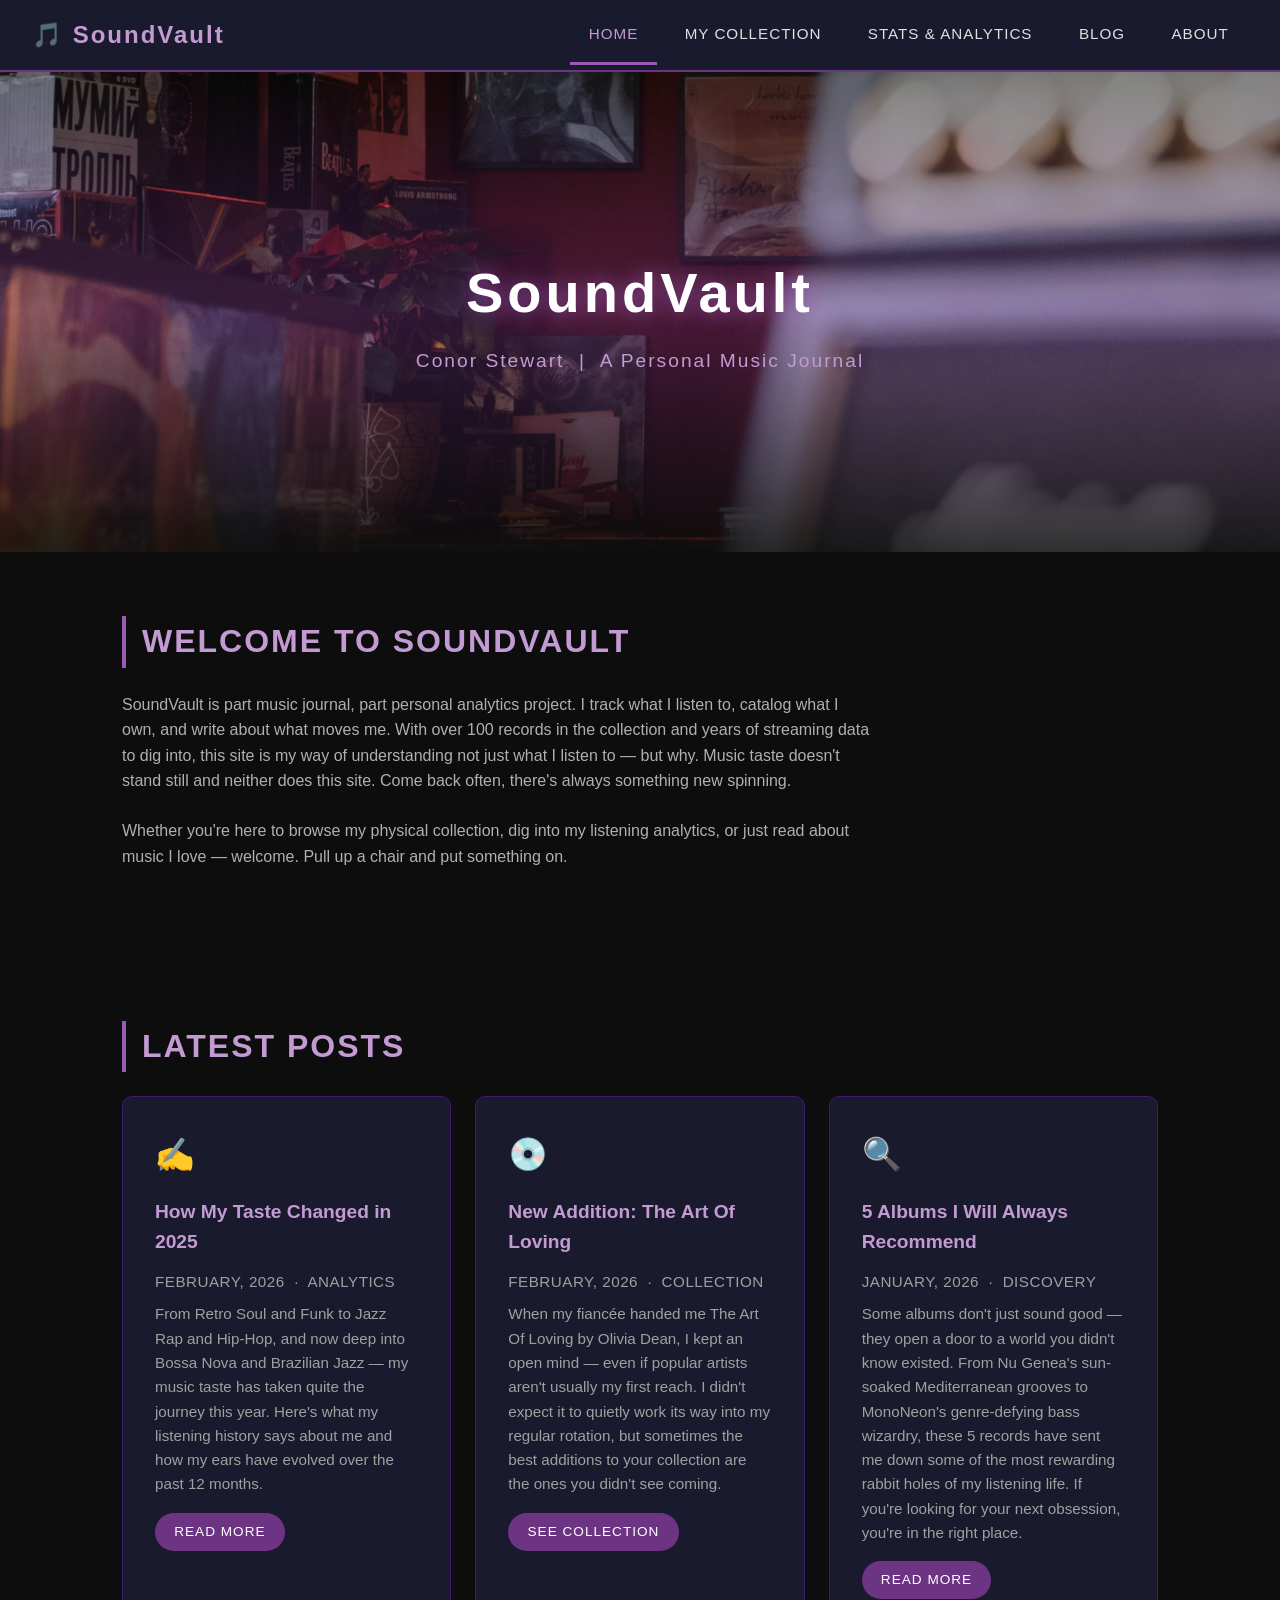
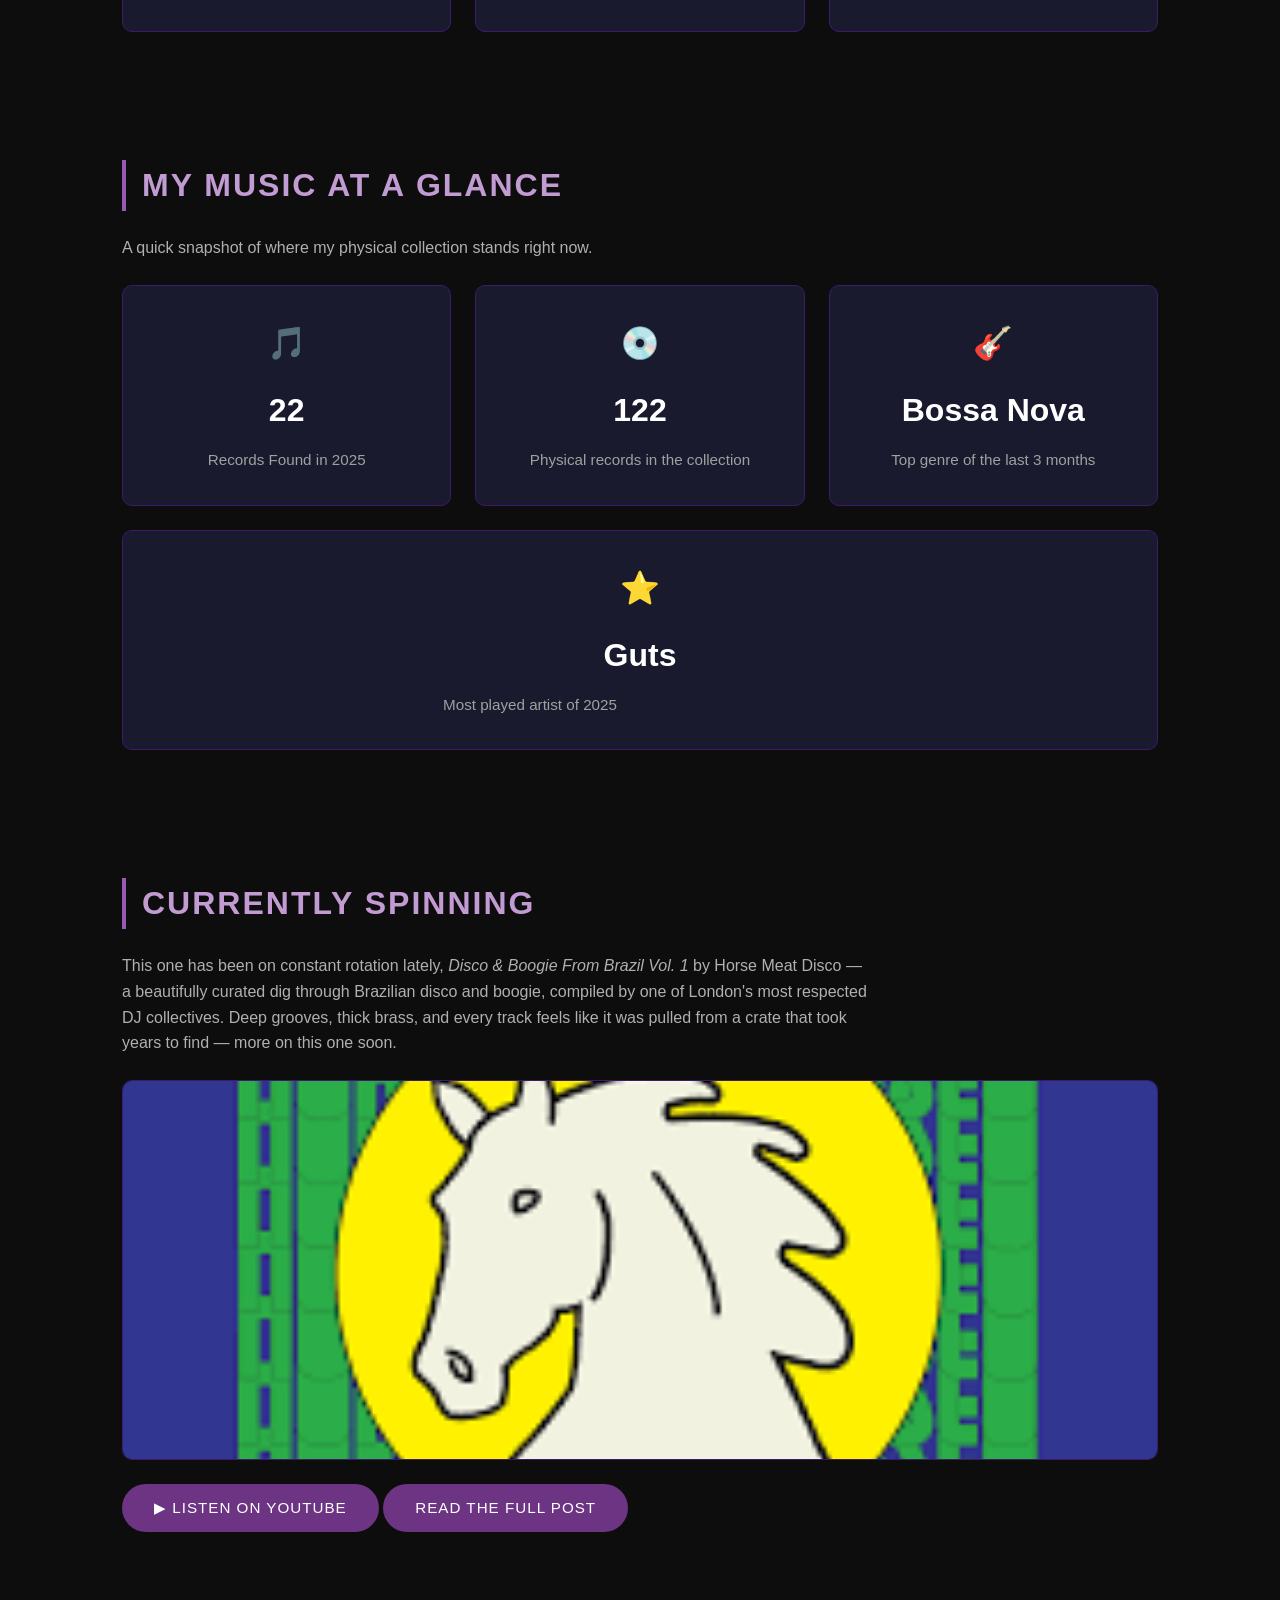
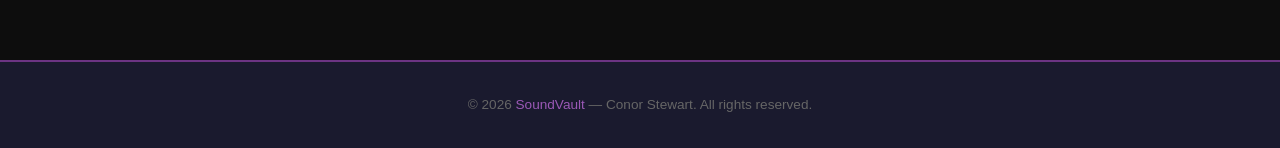
<file: soundvault/index.html>
<!DOCTYPE html>
<html lang="en">
<head>
  <meta charset="UTF-8" />
  <meta name="viewport" content="width=device-width, initial-scale=1.0"/>
  <title>SoundVault | Conor Stewart's Music Journal</title>
  <link rel="stylesheet" href="styles.css" />
</head>
<body>

  <!-- ===== NAVIGATION ===== -->
  <nav>
    <div class="logo">🎵 SoundVault</div>
    <ul>
      <li><a href="index.html" class="active">Home</a></li>
      <li><a href="collection.html">My Collection</a></li>
      <li><a href="stats.html">Stats &amp; Analytics</a></li>
      <li><a href="blog.html">Blog</a></li>
      <li><a href="about.html">About</a></li>
    </ul>
  </nav>

  <!-- ===== BANNER ===== -->
  <!-- Replace images/banner-home.jpg with a royalty-free image of your choice -->
  <header class="banner" style="background-image: url('images/banner-home.jpg');">
    <div class="banner-content">
      <h1>SoundVault</h1>
      <p>Conor Stewart &nbsp;|&nbsp; A Personal Music Journal</p>
    </div>
  </header>

  <!-- ===== INTRO ===== -->
  <section>
    <h2>Welcome to SoundVault</h2>
    <p>
      SoundVault is part music journal, part personal analytics project. I track what I listen
      to, catalog what I own, and write about what moves me. With over 100 records in the collection
      and years of streaming data to dig into, this site is my way of understanding not just what I
      listen to — but why. Music taste doesn't stand still and neither does this site. Come back often,
      there's always something new spinning.
    </p>
    <p>
      Whether you're here to browse my physical collection, dig into my listening analytics,
      or just read about music I love — welcome. Pull up a chair and put something on.
    </p>
  </section>

  <!-- ===== LATEST BLOG POSTS ===== -->
  <section>
    <h2>Latest Posts</h2>
    <div class="card-grid">

      <div class="card">
        <div class="icon">✍️</div>
        <h3>How My Taste Changed in 2025</h3>
        <p class="card-meta">February, 2026 &nbsp;·&nbsp; Analytics</p>
        <p>
          From Retro Soul and Funk to Jazz Rap and Hip-Hop, and now deep into Bossa Nova and Brazilian Jazz — my music 
          taste has taken quite the journey this year. Here's what my listening history says about me and how my ears 
          have evolved over the past 12 months.        
        </p>
        <a href="blog.html" class="btn" style="padding: 0.5rem 1.2rem; font-size: 0.85rem;">Read More</a>
      </div>

      <div class="card">
        <div class="icon">💿</div>
        <h3>New Addition: The Art Of Loving</h3>
        <p class="card-meta">February, 2026 &nbsp;·&nbsp; Collection</p>
        <p>
          When my fiancée handed me The Art Of Loving by Olivia Dean, I kept an open mind — even if popular artists
          aren't usually my first reach. I didn't expect it to quietly work its way into my regular rotation, but 
          sometimes the best additions to your collection are the ones you didn't see coming.
        </p>
        <a href="collection.html" class="btn" style="padding: 0.5rem 1.2rem; font-size: 0.85rem;">See Collection</a>
      </div>

      <div class="card">
        <div class="icon">🔍</div>
        <h3>5 Albums I Will Always Recommend</h3>
        <p class="card-meta">January, 2026 &nbsp;·&nbsp; Discovery</p>
        <p>
          Some albums don't just sound good — they open a door to a world you didn't know existed. From Nu Genea's
          sun-soaked Mediterranean grooves to MonoNeon's genre-defying bass wizardry, these 5 records have sent me
          down some of the most rewarding rabbit holes of my listening life. If you're looking for your next
          obsession, you're in the right place.
        </p>
        <a href="blog.html" class="btn" style="padding: 0.5rem 1.2rem; font-size: 0.85rem;">Read More</a>
      </div>

    </div>
  </section>

  <!-- ===== SNAPSHOT SECTION ===== -->
  <section>
    <h2>My Music at a Glance</h2>
    <p>A quick snapshot of where my physical collection stands right now.</p>
    <div class="card-grid">

      <div class="card" style="text-align: center;">
        <div class="icon">🎵</div>
        <h3 style="font-size: 2rem; color: #fff;">22</h3>
        <p>Records Found in 2025</p>
      </div>

      <div class="card" style="text-align: center;">
        <div class="icon">💿</div>
        <h3 style="font-size: 2rem; color: #fff;">122</h3>
        <p>Physical records in the collection</p>
      </div>

      <div class="card" style="text-align: center;">
        <div class="icon">🎸</div>
        <h3 style="font-size: 2rem; color: #fff;">Bossa Nova</h3>
        <p>Top genre of the last 3 months</p>
      </div>

      <div class="card" style="text-align: center;">
        <div class="icon">⭐</div>
        <h3 style="font-size: 2rem; color: #fff;">Guts</h3>
        <p>Most played artist of 2025</p>
      </div>

    </div>
  </section>

  <!-- ===== FEATURED IMAGE ===== -->
<section>
    <h2>Currently Spinning</h2>
    <p>
      This one has been on constant rotation lately, <em>Disco & Boogie From Brazil Vol. 1</em> by Horse Meat Disco —
      a beautifully curated dig through Brazilian disco and boogie, compiled by one of London's most respected DJ collectives.
      Deep grooves, thick brass, and every track feels like it was pulled from a crate that took years to find — more on this one soon.
    </p>
    <!-- Replace images/featured-album.jpg with a royalty-free image -->
    <img src="images/featured-album.jpg" alt="Currently spinning - featured album"
         style="border-radius: 10px; border: 1px solid #3d1a6e; margin-top: 1rem; max-height: 380px; object-fit: cover; width: 100%;" />
    <a href="https://youtu.be/YGj1DvdE3qg?si=iG3iGL1gXX9DSuC3" target="_blank" class="btn" style="margin-top: 1.5rem;">▶ Listen on YouTube</a>
    <a href="blog.html" class="btn" style="margin-top: 1.5rem;">Read the Full Post</a>
  </section>

  <!-- ===== FOOTER ===== -->
  <footer>
    <p>&copy; 2026 <span>SoundVault</span> &mdash; Conor Stewart. All rights reserved.</p>
  </footer>

</body>
</html>
</file>
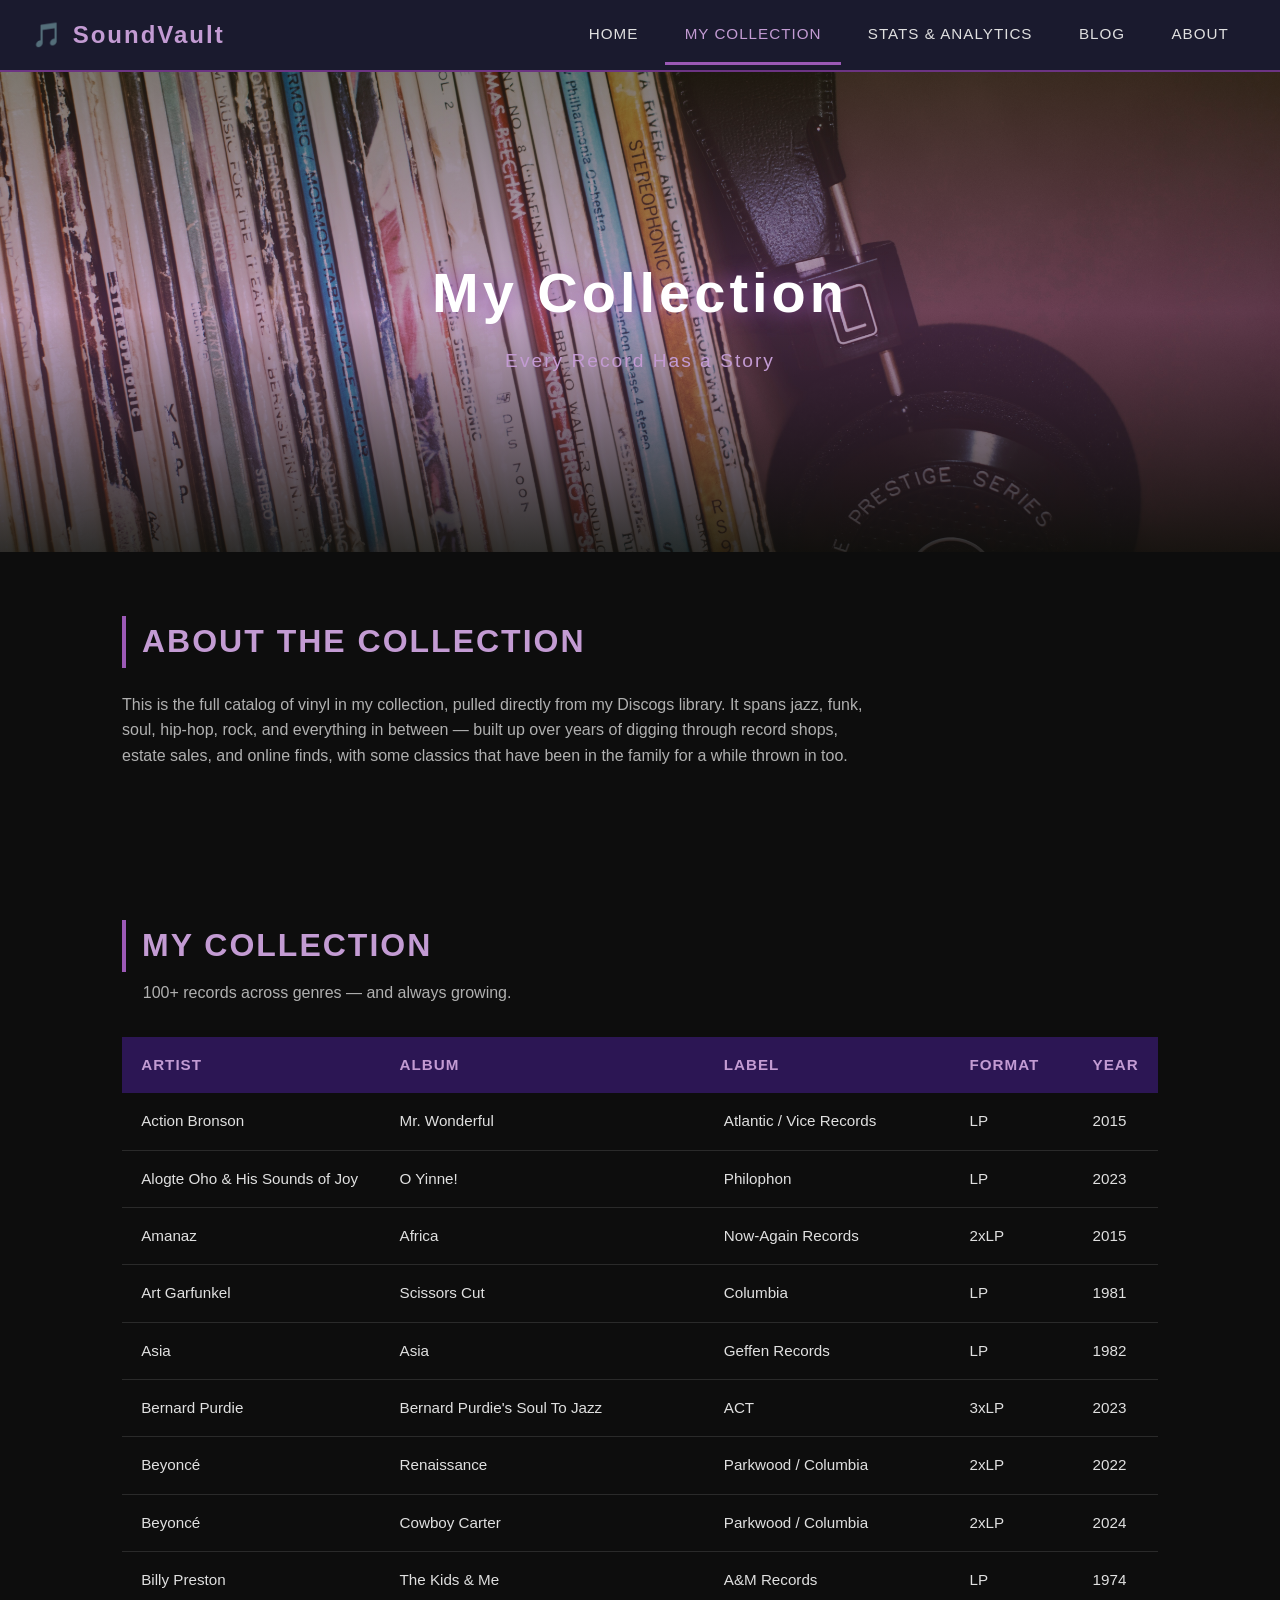
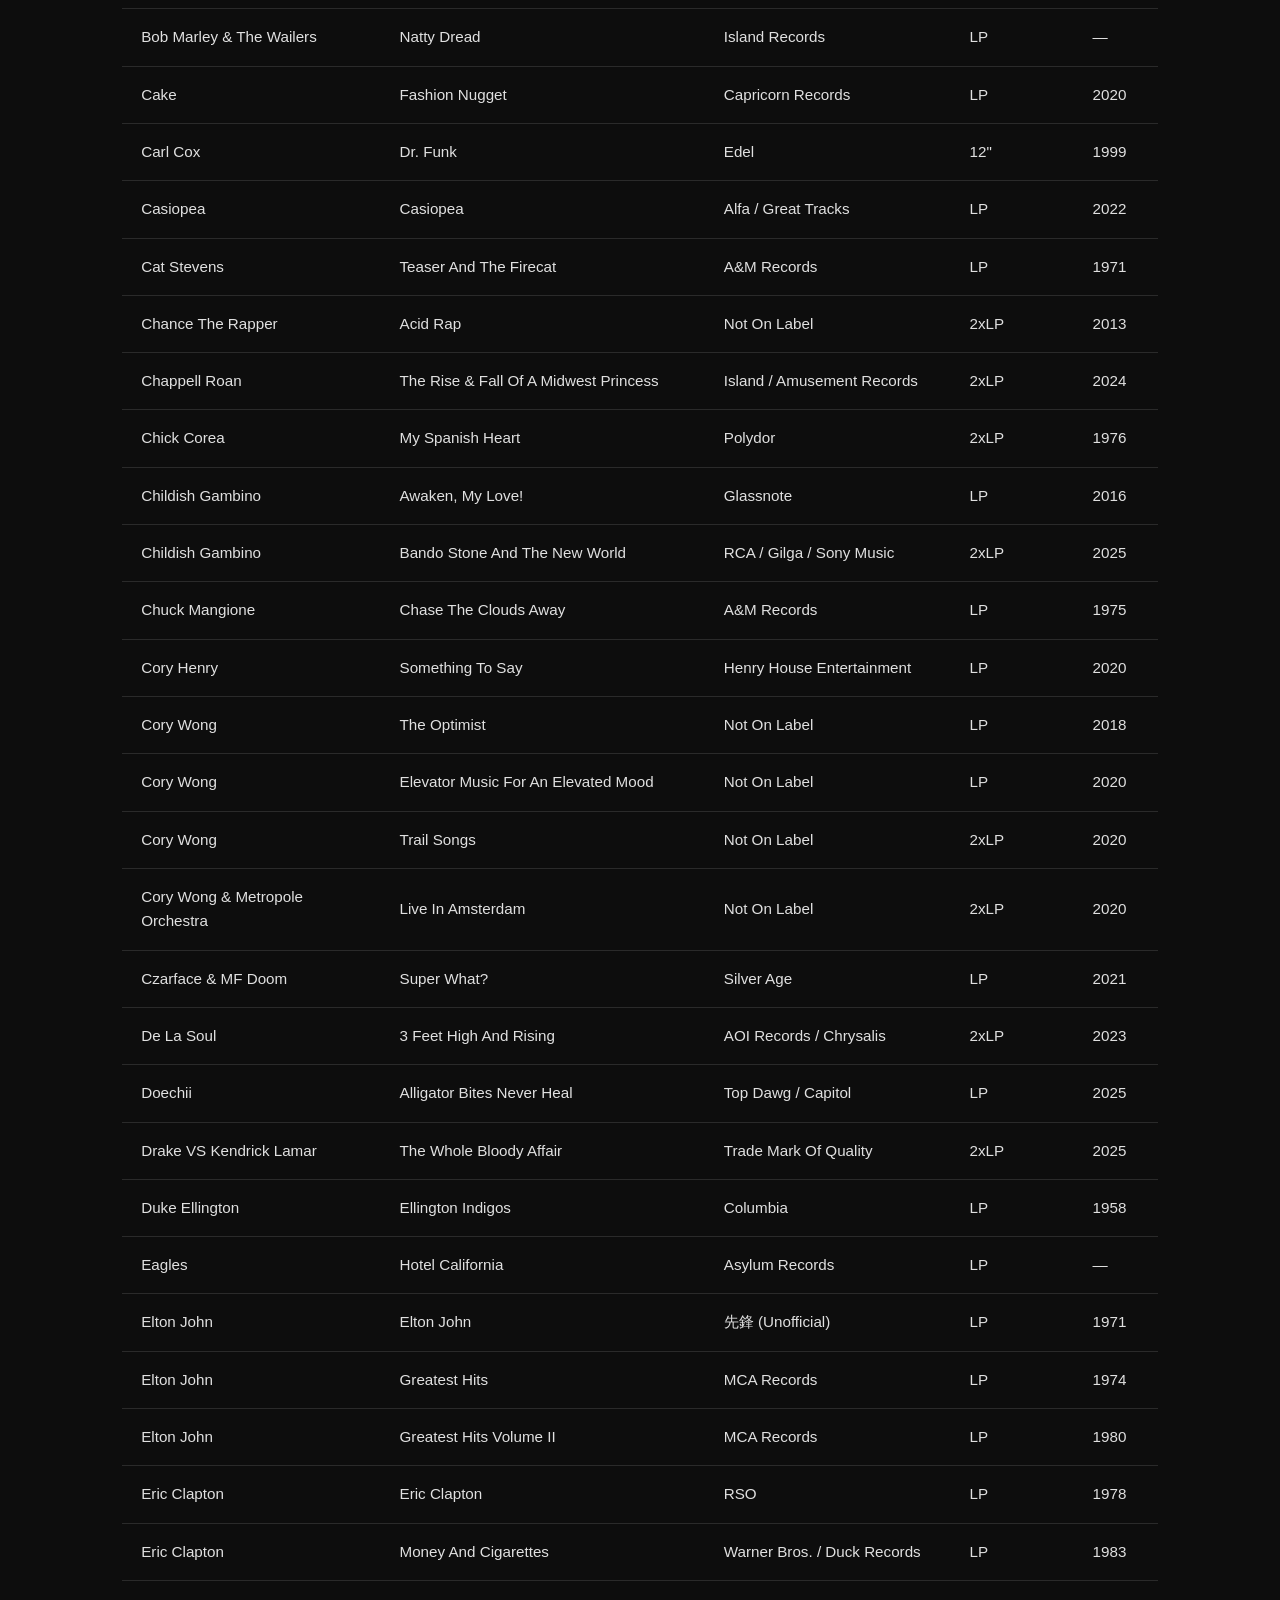
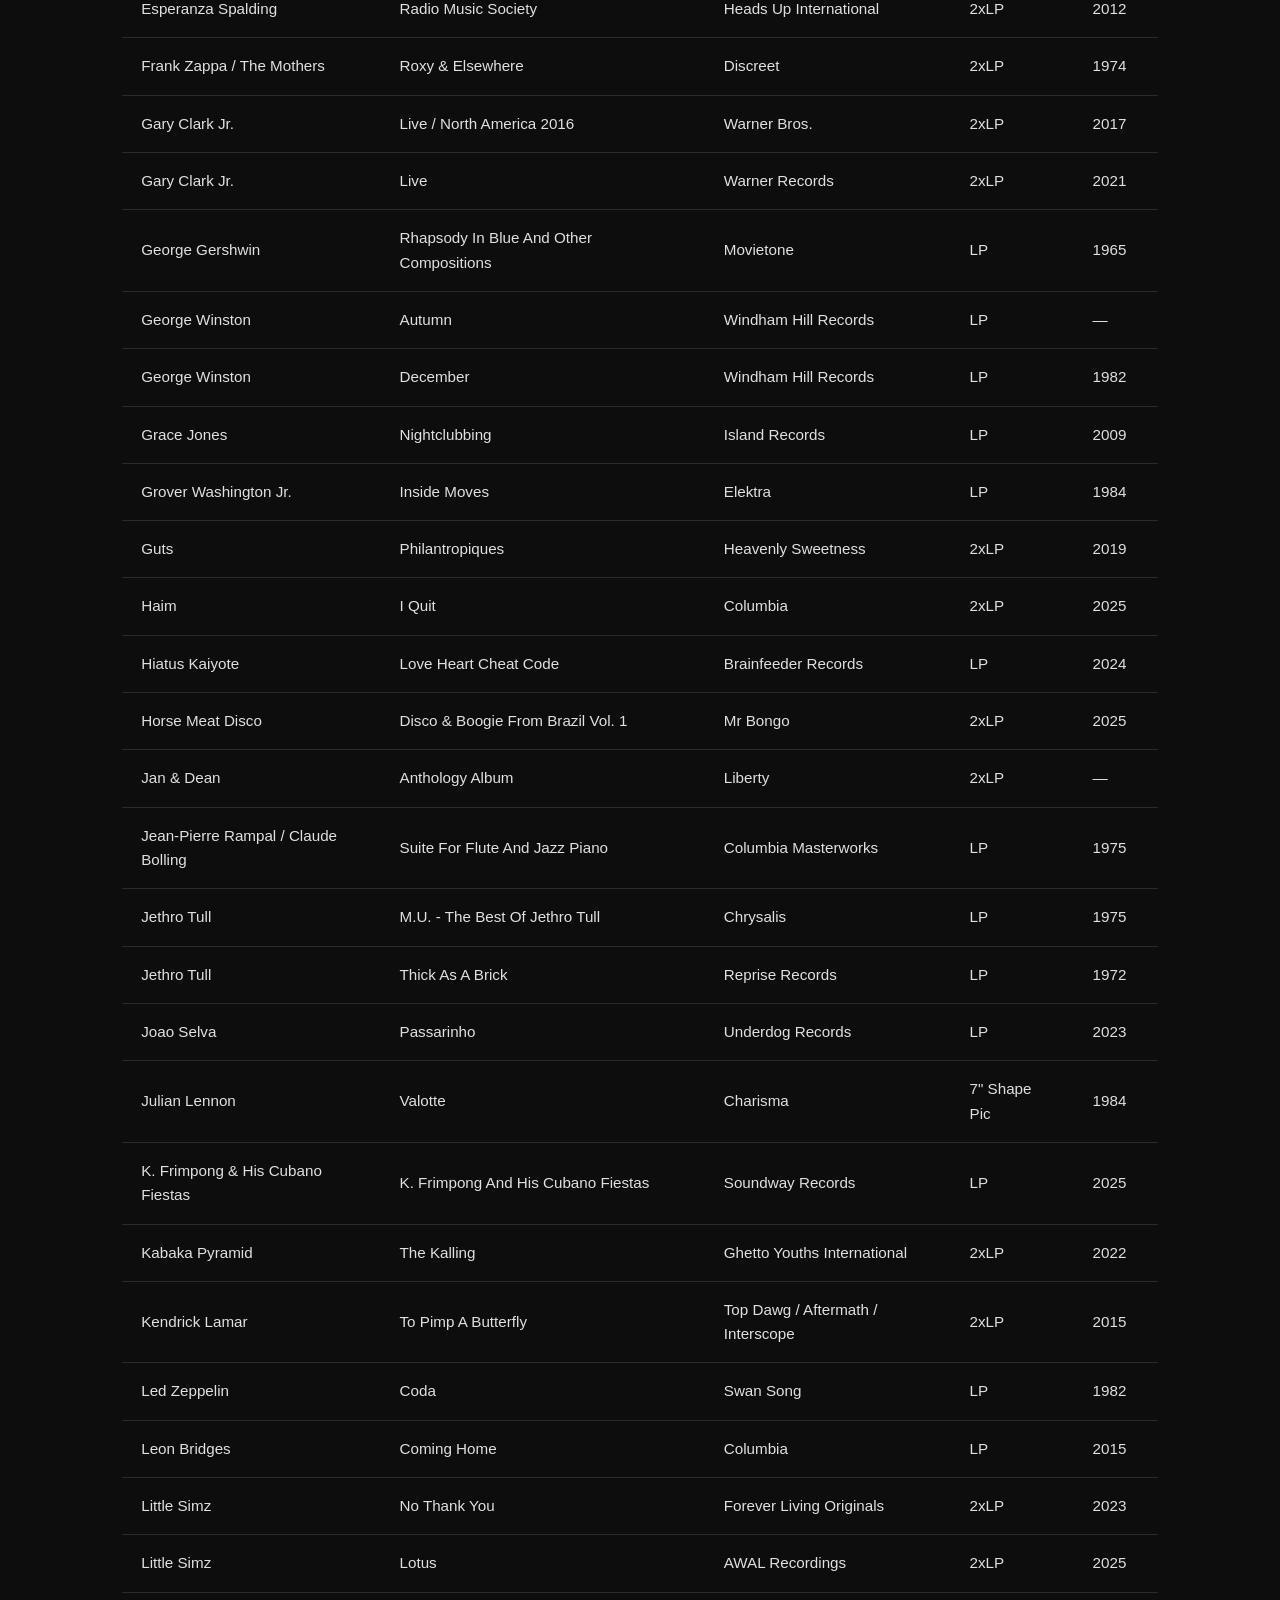
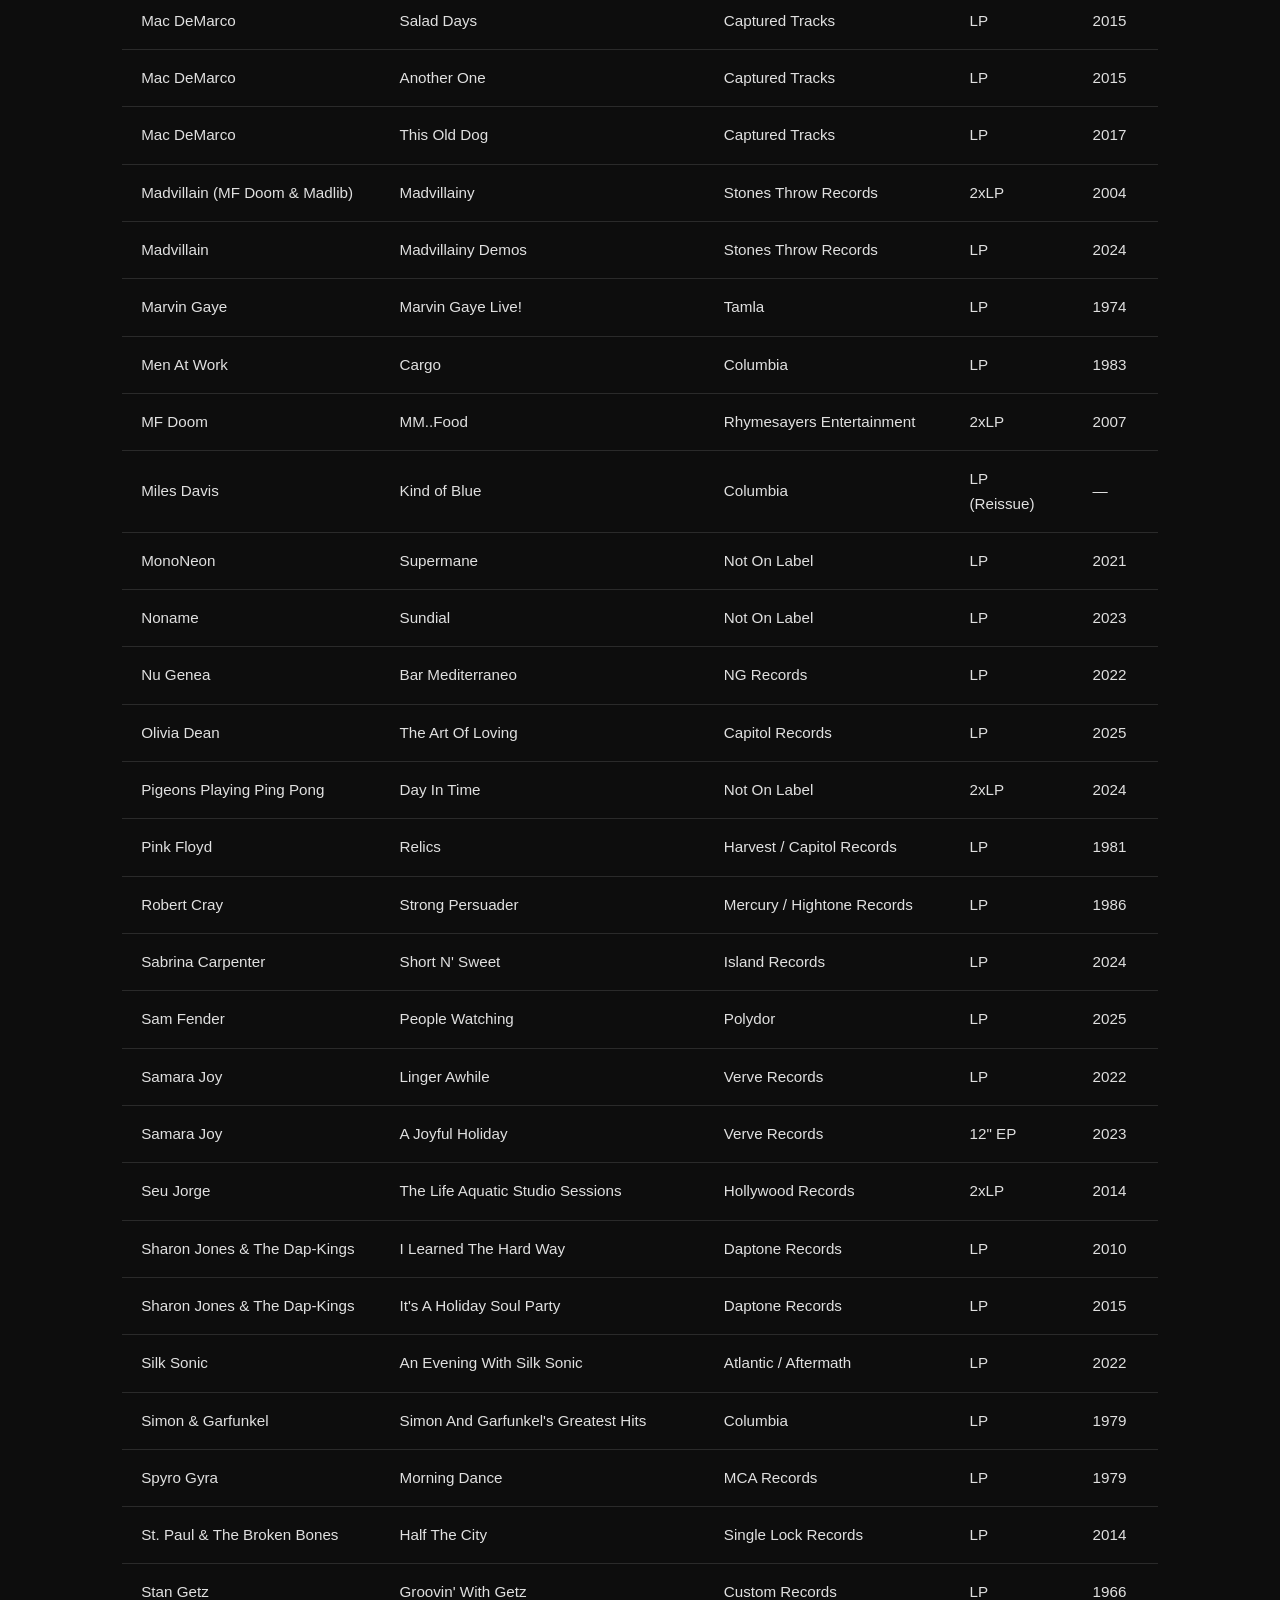
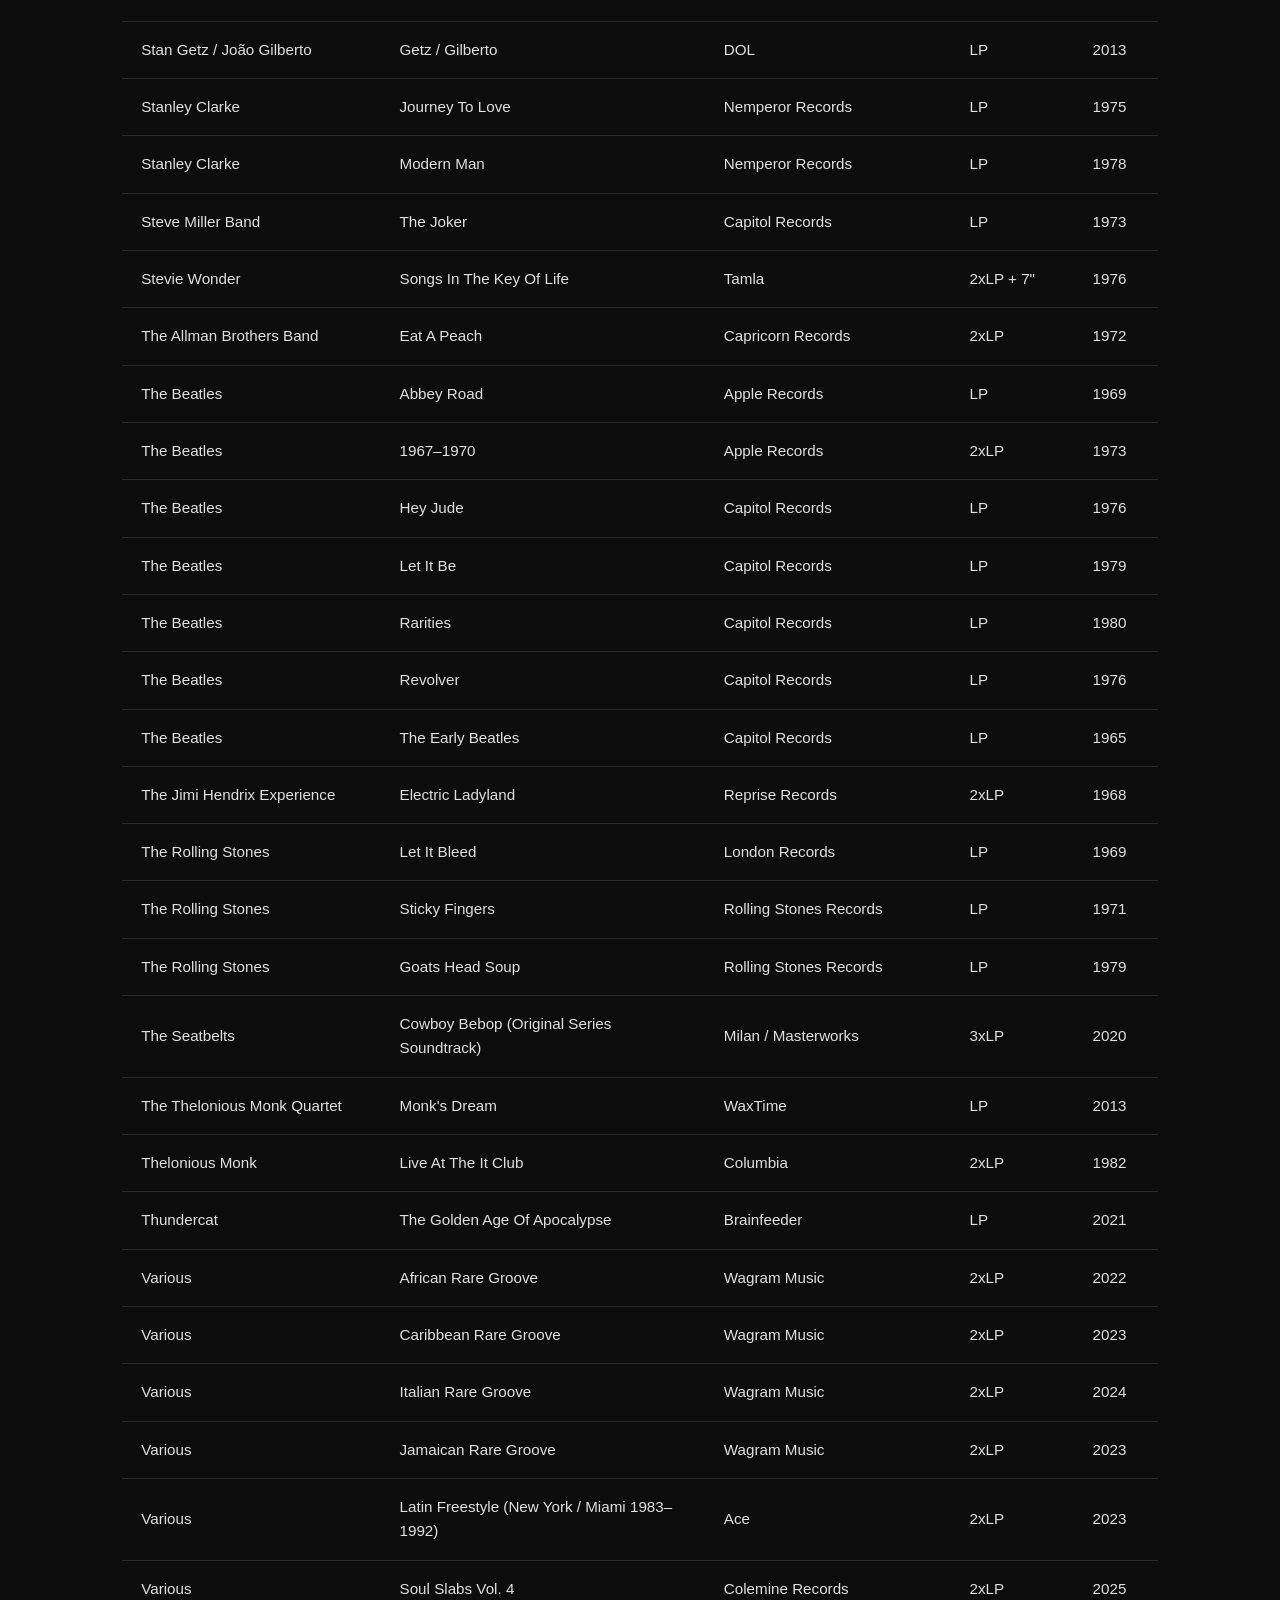
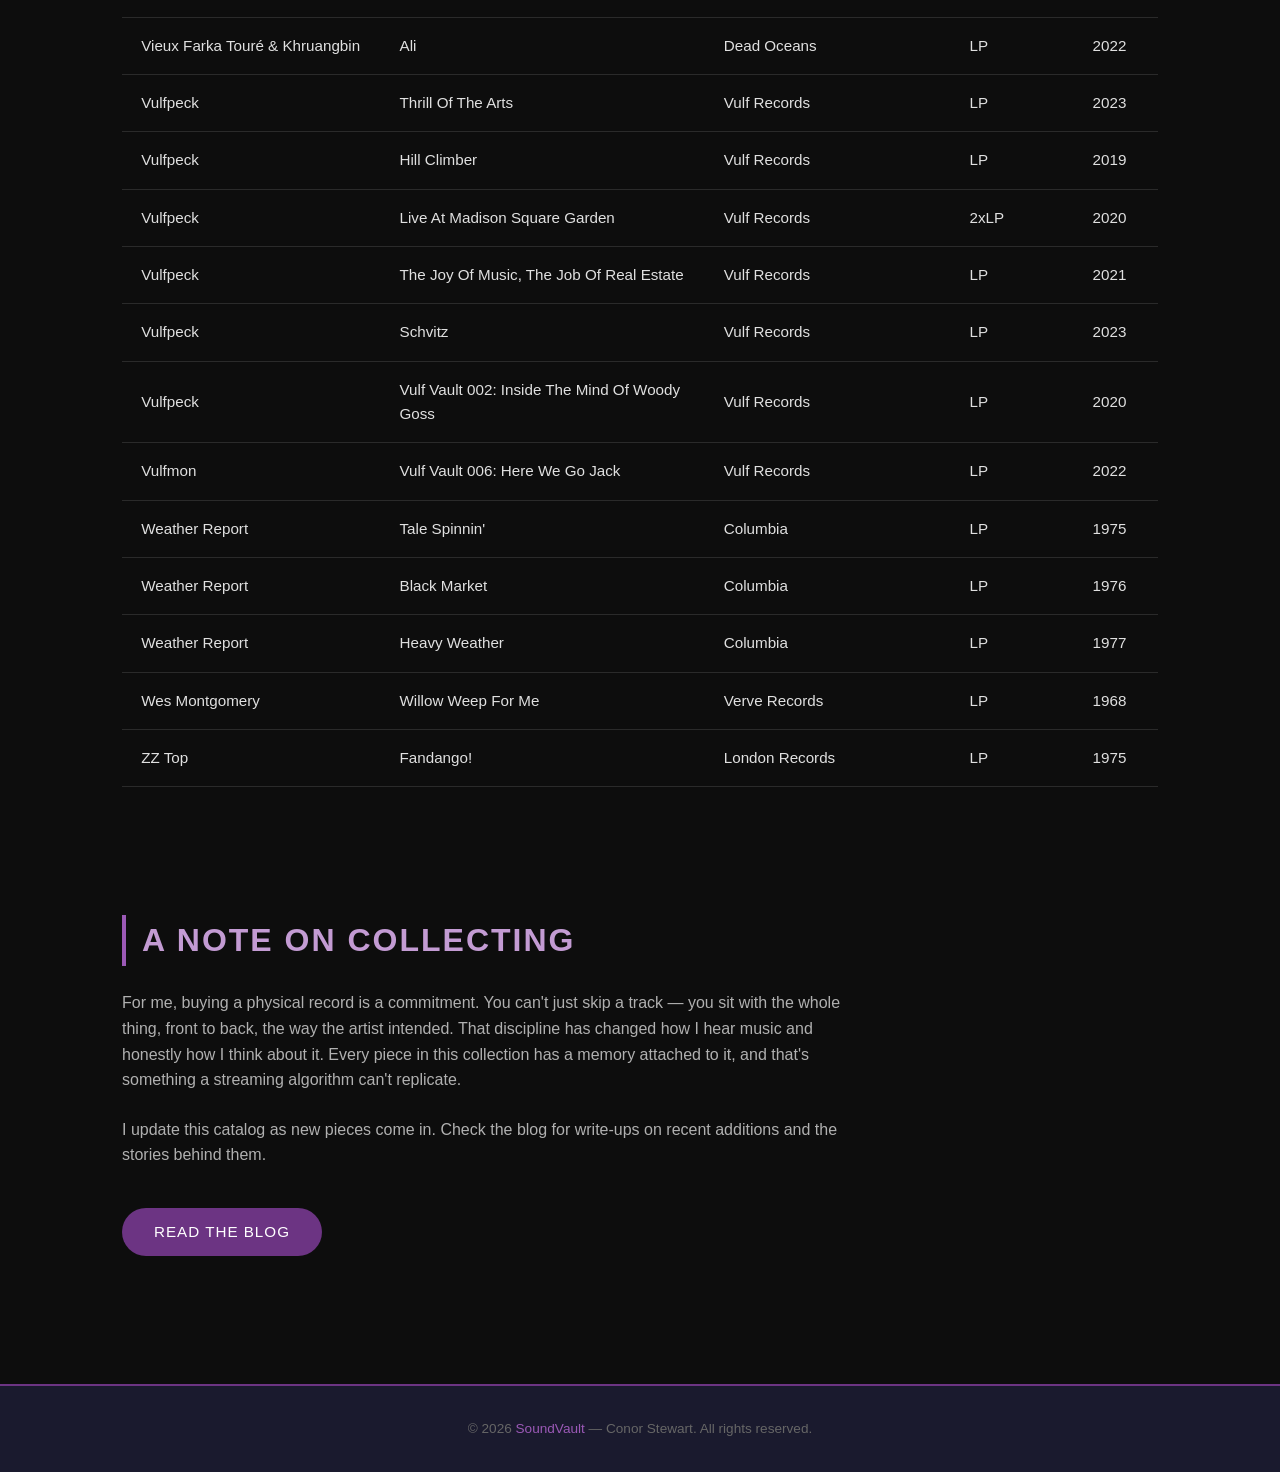
<file: soundvault/collection.html>
<!DOCTYPE html>
<html lang="en">
<head>
  <meta charset="UTF-8" />
  <meta name="viewport" content="width=device-width, initial-scale=1.0"/>
  <title>SoundVault | My Collection</title>
  <link rel="stylesheet" href="styles.css" />
</head>
<body>

  <!-- ===== NAVIGATION ===== -->
  <nav>
    <div class="logo">🎵 SoundVault</div>
    <ul>
      <li><a href="index.html">Home</a></li>
      <li><a href="collection.html" class="active">My Collection</a></li>
      <li><a href="stats.html">Stats &amp; Analytics</a></li>
      <li><a href="blog.html">Blog</a></li>
      <li><a href="about.html">About</a></li>
    </ul>
  </nav>

  <!-- ===== BANNER ===== -->
  <!-- Replace images/banner-collection.jpg with a royalty-free image of your choice -->
  <header class="banner" style="background-image: url('images/banner-collection.jpg');">
    <div class="banner-content">
      <h1>My Collection</h1>
      <p>Every Record Has a Story</p>
    </div>
  </header>

  <!-- ===== INTRO ===== -->
  <section>
    <h2>About the Collection</h2>
    <p>
      This is the full catalog of vinyl in my collection, pulled directly from my Discogs library.
      It spans jazz, funk, soul, hip-hop, rock, and everything in between — built up over years
      of digging through record shops, estate sales, and online finds, with some classics that
      have been in the family for a while thrown in too.
    </p>
  </section>

  <!-- ===== FULL COLLECTION TABLE ===== -->
  <div class="collection-section">
    <h2>My Collection</h2>
    <p class="subtext">100+ records across genres — and always growing.</p>

    <table class="collection-table">
      <thead>
        <tr>
          <th>Artist</th>
          <th>Album</th>
          <th>Label</th>
          <th>Format</th>
          <th>Year</th>
        </tr>
      </thead>
      <tbody>
        <tr><td>Action Bronson</td><td>Mr. Wonderful</td><td>Atlantic / Vice Records</td><td>LP</td><td>2015</td></tr>
        <tr><td>Alogte Oho &amp; His Sounds of Joy</td><td>O Yinne!</td><td>Philophon</td><td>LP</td><td>2023</td></tr>
        <tr><td>Amanaz</td><td>Africa</td><td>Now-Again Records</td><td>2xLP</td><td>2015</td></tr>
        <tr><td>Art Garfunkel</td><td>Scissors Cut</td><td>Columbia</td><td>LP</td><td>1981</td></tr>
        <tr><td>Asia</td><td>Asia</td><td>Geffen Records</td><td>LP</td><td>1982</td></tr>
        <tr><td>Bernard Purdie</td><td>Bernard Purdie's Soul To Jazz</td><td>ACT</td><td>3xLP</td><td>2023</td></tr>
        <tr><td>Beyoncé</td><td>Renaissance</td><td>Parkwood / Columbia</td><td>2xLP</td><td>2022</td></tr>
        <tr><td>Beyoncé</td><td>Cowboy Carter</td><td>Parkwood / Columbia</td><td>2xLP</td><td>2024</td></tr>
        <tr><td>Billy Preston</td><td>The Kids &amp; Me</td><td>A&amp;M Records</td><td>LP</td><td>1974</td></tr>
        <tr><td>Bob Marley &amp; The Wailers</td><td>Natty Dread</td><td>Island Records</td><td>LP</td><td>—</td></tr>
        <tr><td>Cake</td><td>Fashion Nugget</td><td>Capricorn Records</td><td>LP</td><td>2020</td></tr>
        <tr><td>Carl Cox</td><td>Dr. Funk</td><td>Edel</td><td>12"</td><td>1999</td></tr>
        <tr><td>Casiopea</td><td>Casiopea</td><td>Alfa / Great Tracks</td><td>LP</td><td>2022</td></tr>
        <tr><td>Cat Stevens</td><td>Teaser And The Firecat</td><td>A&amp;M Records</td><td>LP</td><td>1971</td></tr>
        <tr><td>Chance The Rapper</td><td>Acid Rap</td><td>Not On Label</td><td>2xLP</td><td>2013</td></tr>
        <tr><td>Chappell Roan</td><td>The Rise &amp; Fall Of A Midwest Princess</td><td>Island / Amusement Records</td><td>2xLP</td><td>2024</td></tr>
        <tr><td>Chick Corea</td><td>My Spanish Heart</td><td>Polydor</td><td>2xLP</td><td>1976</td></tr>
        <tr><td>Childish Gambino</td><td>Awaken, My Love!</td><td>Glassnote</td><td>LP</td><td>2016</td></tr>
        <tr><td>Childish Gambino</td><td>Bando Stone And The New World</td><td>RCA / Gilga / Sony Music</td><td>2xLP</td><td>2025</td></tr>
        <tr><td>Chuck Mangione</td><td>Chase The Clouds Away</td><td>A&amp;M Records</td><td>LP</td><td>1975</td></tr>
        <tr><td>Cory Henry</td><td>Something To Say</td><td>Henry House Entertainment</td><td>LP</td><td>2020</td></tr>
        <tr><td>Cory Wong</td><td>The Optimist</td><td>Not On Label</td><td>LP</td><td>2018</td></tr>
        <tr><td>Cory Wong</td><td>Elevator Music For An Elevated Mood</td><td>Not On Label</td><td>LP</td><td>2020</td></tr>
        <tr><td>Cory Wong</td><td>Trail Songs</td><td>Not On Label</td><td>2xLP</td><td>2020</td></tr>
        <tr><td>Cory Wong &amp; Metropole Orchestra</td><td>Live In Amsterdam</td><td>Not On Label</td><td>2xLP</td><td>2020</td></tr>
        <tr><td>Czarface &amp; MF Doom</td><td>Super What?</td><td>Silver Age</td><td>LP</td><td>2021</td></tr>
        <tr><td>De La Soul</td><td>3 Feet High And Rising</td><td>AOI Records / Chrysalis</td><td>2xLP</td><td>2023</td></tr>
        <tr><td>Doechii</td><td>Alligator Bites Never Heal</td><td>Top Dawg / Capitol</td><td>LP</td><td>2025</td></tr>
        <tr><td>Drake VS Kendrick Lamar</td><td>The Whole Bloody Affair</td><td>Trade Mark Of Quality</td><td>2xLP</td><td>2025</td></tr>
        <tr><td>Duke Ellington</td><td>Ellington Indigos</td><td>Columbia</td><td>LP</td><td>1958</td></tr>
        <tr><td>Eagles</td><td>Hotel California</td><td>Asylum Records</td><td>LP</td><td>—</td></tr>
        <tr><td>Elton John</td><td>Elton John</td><td>先鋒 (Unofficial)</td><td>LP</td><td>1971</td></tr>
        <tr><td>Elton John</td><td>Greatest Hits</td><td>MCA Records</td><td>LP</td><td>1974</td></tr>
        <tr><td>Elton John</td><td>Greatest Hits Volume II</td><td>MCA Records</td><td>LP</td><td>1980</td></tr>
        <tr><td>Eric Clapton</td><td>Eric Clapton</td><td>RSO</td><td>LP</td><td>1978</td></tr>
        <tr><td>Eric Clapton</td><td>Money And Cigarettes</td><td>Warner Bros. / Duck Records</td><td>LP</td><td>1983</td></tr>
        <tr><td>Esperanza Spalding</td><td>Radio Music Society</td><td>Heads Up International</td><td>2xLP</td><td>2012</td></tr>
        <tr><td>Frank Zappa / The Mothers</td><td>Roxy &amp; Elsewhere</td><td>Discreet</td><td>2xLP</td><td>1974</td></tr>
        <tr><td>Gary Clark Jr.</td><td>Live / North America 2016</td><td>Warner Bros.</td><td>2xLP</td><td>2017</td></tr>
        <tr><td>Gary Clark Jr.</td><td>Live</td><td>Warner Records</td><td>2xLP</td><td>2021</td></tr>
        <tr><td>George Gershwin</td><td>Rhapsody In Blue And Other Compositions</td><td>Movietone</td><td>LP</td><td>1965</td></tr>
        <tr><td>George Winston</td><td>Autumn</td><td>Windham Hill Records</td><td>LP</td><td>—</td></tr>
        <tr><td>George Winston</td><td>December</td><td>Windham Hill Records</td><td>LP</td><td>1982</td></tr>
        <tr><td>Grace Jones</td><td>Nightclubbing</td><td>Island Records</td><td>LP</td><td>2009</td></tr>
        <tr><td>Grover Washington Jr.</td><td>Inside Moves</td><td>Elektra</td><td>LP</td><td>1984</td></tr>
        <tr><td>Guts</td><td>Philantropiques</td><td>Heavenly Sweetness</td><td>2xLP</td><td>2019</td></tr>
        <tr><td>Haim</td><td>I Quit</td><td>Columbia</td><td>2xLP</td><td>2025</td></tr>
        <tr><td>Hiatus Kaiyote</td><td>Love Heart Cheat Code</td><td>Brainfeeder Records</td><td>LP</td><td>2024</td></tr>
        <tr><td>Horse Meat Disco</td><td>Disco &amp; Boogie From Brazil Vol. 1</td><td>Mr Bongo</td><td>2xLP</td><td>2025</td></tr>
        <tr><td>Jan &amp; Dean</td><td>Anthology Album</td><td>Liberty</td><td>2xLP</td><td>—</td></tr>
        <tr><td>Jean-Pierre Rampal / Claude Bolling</td><td>Suite For Flute And Jazz Piano</td><td>Columbia Masterworks</td><td>LP</td><td>1975</td></tr>
        <tr><td>Jethro Tull</td><td>M.U. - The Best Of Jethro Tull</td><td>Chrysalis</td><td>LP</td><td>1975</td></tr>
        <tr><td>Jethro Tull</td><td>Thick As A Brick</td><td>Reprise Records</td><td>LP</td><td>1972</td></tr>
        <tr><td>Joao Selva</td><td>Passarinho</td><td>Underdog Records</td><td>LP</td><td>2023</td></tr>
        <tr><td>Julian Lennon</td><td>Valotte</td><td>Charisma</td><td>7" Shape Pic</td><td>1984</td></tr>
        <tr><td>K. Frimpong &amp; His Cubano Fiestas</td><td>K. Frimpong And His Cubano Fiestas</td><td>Soundway Records</td><td>LP</td><td>2025</td></tr>
        <tr><td>Kabaka Pyramid</td><td>The Kalling</td><td>Ghetto Youths International</td><td>2xLP</td><td>2022</td></tr>
        <tr><td>Kendrick Lamar</td><td>To Pimp A Butterfly</td><td>Top Dawg / Aftermath / Interscope</td><td>2xLP</td><td>2015</td></tr>
        <tr><td>Led Zeppelin</td><td>Coda</td><td>Swan Song</td><td>LP</td><td>1982</td></tr>
        <tr><td>Leon Bridges</td><td>Coming Home</td><td>Columbia</td><td>LP</td><td>2015</td></tr>
        <tr><td>Little Simz</td><td>No Thank You</td><td>Forever Living Originals</td><td>2xLP</td><td>2023</td></tr>
        <tr><td>Little Simz</td><td>Lotus</td><td>AWAL Recordings</td><td>2xLP</td><td>2025</td></tr>
        <tr><td>Mac DeMarco</td><td>Salad Days</td><td>Captured Tracks</td><td>LP</td><td>2015</td></tr>
        <tr><td>Mac DeMarco</td><td>Another One</td><td>Captured Tracks</td><td>LP</td><td>2015</td></tr>
        <tr><td>Mac DeMarco</td><td>This Old Dog</td><td>Captured Tracks</td><td>LP</td><td>2017</td></tr>
        <tr><td>Madvillain (MF Doom &amp; Madlib)</td><td>Madvillainy</td><td>Stones Throw Records</td><td>2xLP</td><td>2004</td></tr>
        <tr><td>Madvillain</td><td>Madvillainy Demos</td><td>Stones Throw Records</td><td>LP</td><td>2024</td></tr>
        <tr><td>Marvin Gaye</td><td>Marvin Gaye Live!</td><td>Tamla</td><td>LP</td><td>1974</td></tr>
        <tr><td>Men At Work</td><td>Cargo</td><td>Columbia</td><td>LP</td><td>1983</td></tr>
        <tr><td>MF Doom</td><td>MM..Food</td><td>Rhymesayers Entertainment</td><td>2xLP</td><td>2007</td></tr>
        <tr><td>Miles Davis</td><td>Kind of Blue</td><td>Columbia</td><td>LP (Reissue)</td><td>—</td></tr>
        <tr><td>MonoNeon</td><td>Supermane</td><td>Not On Label</td><td>LP</td><td>2021</td></tr>
        <tr><td>Noname</td><td>Sundial</td><td>Not On Label</td><td>LP</td><td>2023</td></tr>
        <tr><td>Nu Genea</td><td>Bar Mediterraneo</td><td>NG Records</td><td>LP</td><td>2022</td></tr>
        <tr><td>Olivia Dean</td><td>The Art Of Loving</td><td>Capitol Records</td><td>LP</td><td>2025</td></tr>
        <tr><td>Pigeons Playing Ping Pong</td><td>Day In Time</td><td>Not On Label</td><td>2xLP</td><td>2024</td></tr>
        <tr><td>Pink Floyd</td><td>Relics</td><td>Harvest / Capitol Records</td><td>LP</td><td>1981</td></tr>
        <tr><td>Robert Cray</td><td>Strong Persuader</td><td>Mercury / Hightone Records</td><td>LP</td><td>1986</td></tr>
        <tr><td>Sabrina Carpenter</td><td>Short N' Sweet</td><td>Island Records</td><td>LP</td><td>2024</td></tr>
        <tr><td>Sam Fender</td><td>People Watching</td><td>Polydor</td><td>LP</td><td>2025</td></tr>
        <tr><td>Samara Joy</td><td>Linger Awhile</td><td>Verve Records</td><td>LP</td><td>2022</td></tr>
        <tr><td>Samara Joy</td><td>A Joyful Holiday</td><td>Verve Records</td><td>12" EP</td><td>2023</td></tr>
        <tr><td>Seu Jorge</td><td>The Life Aquatic Studio Sessions</td><td>Hollywood Records</td><td>2xLP</td><td>2014</td></tr>
        <tr><td>Sharon Jones &amp; The Dap-Kings</td><td>I Learned The Hard Way</td><td>Daptone Records</td><td>LP</td><td>2010</td></tr>
        <tr><td>Sharon Jones &amp; The Dap-Kings</td><td>It's A Holiday Soul Party</td><td>Daptone Records</td><td>LP</td><td>2015</td></tr>
        <tr><td>Silk Sonic</td><td>An Evening With Silk Sonic</td><td>Atlantic / Aftermath</td><td>LP</td><td>2022</td></tr>
        <tr><td>Simon &amp; Garfunkel</td><td>Simon And Garfunkel's Greatest Hits</td><td>Columbia</td><td>LP</td><td>1979</td></tr>
        <tr><td>Spyro Gyra</td><td>Morning Dance</td><td>MCA Records</td><td>LP</td><td>1979</td></tr>
        <tr><td>St. Paul &amp; The Broken Bones</td><td>Half The City</td><td>Single Lock Records</td><td>LP</td><td>2014</td></tr>
        <tr><td>Stan Getz</td><td>Groovin' With Getz</td><td>Custom Records</td><td>LP</td><td>1966</td></tr>
        <tr><td>Stan Getz / João Gilberto</td><td>Getz / Gilberto</td><td>DOL</td><td>LP</td><td>2013</td></tr>
        <tr><td>Stanley Clarke</td><td>Journey To Love</td><td>Nemperor Records</td><td>LP</td><td>1975</td></tr>
        <tr><td>Stanley Clarke</td><td>Modern Man</td><td>Nemperor Records</td><td>LP</td><td>1978</td></tr>
        <tr><td>Steve Miller Band</td><td>The Joker</td><td>Capitol Records</td><td>LP</td><td>1973</td></tr>
        <tr><td>Stevie Wonder</td><td>Songs In The Key Of Life</td><td>Tamla</td><td>2xLP + 7"</td><td>1976</td></tr>
        <tr><td>The Allman Brothers Band</td><td>Eat A Peach</td><td>Capricorn Records</td><td>2xLP</td><td>1972</td></tr>
        <tr><td>The Beatles</td><td>Abbey Road</td><td>Apple Records</td><td>LP</td><td>1969</td></tr>
        <tr><td>The Beatles</td><td>1967–1970</td><td>Apple Records</td><td>2xLP</td><td>1973</td></tr>
        <tr><td>The Beatles</td><td>Hey Jude</td><td>Capitol Records</td><td>LP</td><td>1976</td></tr>
        <tr><td>The Beatles</td><td>Let It Be</td><td>Capitol Records</td><td>LP</td><td>1979</td></tr>
        <tr><td>The Beatles</td><td>Rarities</td><td>Capitol Records</td><td>LP</td><td>1980</td></tr>
        <tr><td>The Beatles</td><td>Revolver</td><td>Capitol Records</td><td>LP</td><td>1976</td></tr>
        <tr><td>The Beatles</td><td>The Early Beatles</td><td>Capitol Records</td><td>LP</td><td>1965</td></tr>
        <tr><td>The Jimi Hendrix Experience</td><td>Electric Ladyland</td><td>Reprise Records</td><td>2xLP</td><td>1968</td></tr>
        <tr><td>The Rolling Stones</td><td>Let It Bleed</td><td>London Records</td><td>LP</td><td>1969</td></tr>
        <tr><td>The Rolling Stones</td><td>Sticky Fingers</td><td>Rolling Stones Records</td><td>LP</td><td>1971</td></tr>
        <tr><td>The Rolling Stones</td><td>Goats Head Soup</td><td>Rolling Stones Records</td><td>LP</td><td>1979</td></tr>
        <tr><td>The Seatbelts</td><td>Cowboy Bebop (Original Series Soundtrack)</td><td>Milan / Masterworks</td><td>3xLP</td><td>2020</td></tr>
        <tr><td>The Thelonious Monk Quartet</td><td>Monk's Dream</td><td>WaxTime</td><td>LP</td><td>2013</td></tr>
        <tr><td>Thelonious Monk</td><td>Live At The It Club</td><td>Columbia</td><td>2xLP</td><td>1982</td></tr>
        <tr><td>Thundercat</td><td>The Golden Age Of Apocalypse</td><td>Brainfeeder</td><td>LP</td><td>2021</td></tr>
        <tr><td>Various</td><td>African Rare Groove</td><td>Wagram Music</td><td>2xLP</td><td>2022</td></tr>
        <tr><td>Various</td><td>Caribbean Rare Groove</td><td>Wagram Music</td><td>2xLP</td><td>2023</td></tr>
        <tr><td>Various</td><td>Italian Rare Groove</td><td>Wagram Music</td><td>2xLP</td><td>2024</td></tr>
        <tr><td>Various</td><td>Jamaican Rare Groove</td><td>Wagram Music</td><td>2xLP</td><td>2023</td></tr>
        <tr><td>Various</td><td>Latin Freestyle (New York / Miami 1983–1992)</td><td>Ace</td><td>2xLP</td><td>2023</td></tr>
        <tr><td>Various</td><td>Soul Slabs Vol. 4</td><td>Colemine Records</td><td>2xLP</td><td>2025</td></tr>
        <tr><td>Vieux Farka Touré &amp; Khruangbin</td><td>Ali</td><td>Dead Oceans</td><td>LP</td><td>2022</td></tr>
        <tr><td>Vulfpeck</td><td>Thrill Of The Arts</td><td>Vulf Records</td><td>LP</td><td>2023</td></tr>
        <tr><td>Vulfpeck</td><td>Hill Climber</td><td>Vulf Records</td><td>LP</td><td>2019</td></tr>
        <tr><td>Vulfpeck</td><td>Live At Madison Square Garden</td><td>Vulf Records</td><td>2xLP</td><td>2020</td></tr>
        <tr><td>Vulfpeck</td><td>The Joy Of Music, The Job Of Real Estate</td><td>Vulf Records</td><td>LP</td><td>2021</td></tr>
        <tr><td>Vulfpeck</td><td>Schvitz</td><td>Vulf Records</td><td>LP</td><td>2023</td></tr>
        <tr><td>Vulfpeck</td><td>Vulf Vault 002: Inside The Mind Of Woody Goss</td><td>Vulf Records</td><td>LP</td><td>2020</td></tr>
        <tr><td>Vulfmon</td><td>Vulf Vault 006: Here We Go Jack</td><td>Vulf Records</td><td>LP</td><td>2022</td></tr>
        <tr><td>Weather Report</td><td>Tale Spinnin'</td><td>Columbia</td><td>LP</td><td>1975</td></tr>
        <tr><td>Weather Report</td><td>Black Market</td><td>Columbia</td><td>LP</td><td>1976</td></tr>
        <tr><td>Weather Report</td><td>Heavy Weather</td><td>Columbia</td><td>LP</td><td>1977</td></tr>
        <tr><td>Wes Montgomery</td><td>Willow Weep For Me</td><td>Verve Records</td><td>LP</td><td>1968</td></tr>
        <tr><td>ZZ Top</td><td>Fandango!</td><td>London Records</td><td>LP</td><td>1975</td></tr>
      </tbody>
    </table>
  </div>
  <section>
    <h2>A Note on Collecting</h2>
    <p>
      For me, buying a physical record is a commitment. You can't just skip a track —
      you sit with the whole thing, front to back, the way the artist intended.
      That discipline has changed how I hear music and honestly how I think about it.
      Every piece in this collection has a memory attached to it, and that's something
      a streaming algorithm can't replicate.
    </p>
    <p>
      I update this catalog as new pieces come in. Check the blog for write-ups on
      recent additions and the stories behind them.
    </p>
    <a href="blog.html" class="btn">Read the Blog</a>
  </section>

  <!-- ===== FOOTER ===== -->
  <footer>
    <p>&copy; 2026 <span>SoundVault</span> &mdash; Conor Stewart. All rights reserved.</p>
  </footer>

</body>
</html>
</file>
<file: soundvault/styles.css>
/* ============================================
   SOUNDVAULT - External Style Sheet
   styles.css
   ============================================ */

/* --- Reset & Base --- */
* {
  margin: 0;
  padding: 0;
  box-sizing: border-box;
}

body {
  font-family: 'Segoe UI', Tahoma, Geneva, Verdana, sans-serif;
  background-color: #0d0d0d;
  color: #e0e0e0;
  line-height: 1.6;
}

a {
  color: #9b59b6;
  text-decoration: none;
  transition: color 0.3s ease;
}

a:hover {
  color: #c39bd3;
}

img {
  max-width: 100%;
  height: auto;
  display: block;
}

/* --- Navigation --- */
nav {
  background-color: #1a1a2e;
  padding: 0 2rem;
  display: flex;
  justify-content: space-between;
  align-items: center;
  position: sticky;
  top: 0;
  z-index: 1000;
  border-bottom: 2px solid #6c3483;
}

nav .logo {
  font-size: 1.5rem;
  font-weight: 700;
  color: #c39bd3;
  padding: 1rem 0;
  letter-spacing: 2px;
}

nav ul {
  list-style: none;
  display: flex;
  gap: 0.5rem;
}

nav ul li a {
  display: block;
  padding: 1rem 1.2rem;
  color: #e0e0e0;
  font-size: 0.95rem;
  letter-spacing: 1px;
  text-transform: uppercase;
  border-bottom: 3px solid transparent;
  transition: color 0.3s, border-bottom 0.3s;
}

nav ul li a:hover,
nav ul li a.active {
  color: #c39bd3;
  border-bottom: 3px solid #9b59b6;
}

/* --- Banner / Hero --- */
.banner {
  position: relative;
  width: 100%;
  height: 480px;
  background-size: cover;
  background-position: center;
  display: flex;
  align-items: center;
  justify-content: center;
  text-align: center;
  overflow: hidden;
}

.banner::before {
  content: '';
  position: absolute;
  inset: 0;
  background: linear-gradient(to bottom, rgba(13,13,13,0.5), rgba(108,52,131,0.4), rgba(13,13,13,0.85));
}

.banner-content {
  position: relative;
  z-index: 1;
}

.banner-content h1 {
  font-size: 3.5rem;
  font-weight: 700;
  color: #ffffff;
  letter-spacing: 4px;
  text-shadow: 0 0 20px rgba(155, 89, 182, 0.8);
  margin-bottom: 0.5rem;
}

.banner-content p {
  font-size: 1.2rem;
  color: #c39bd3;
  letter-spacing: 2px;
}

/* --- Sections --- */
section {
  padding: 4rem 2rem;
  max-width: 1100px;
  margin: 0 auto;
}

section h2 {
  font-size: 2rem;
  color: #c39bd3;
  margin-bottom: 1.5rem;
  border-left: 4px solid #9b59b6;
  padding-left: 1rem;
  letter-spacing: 2px;
  text-transform: uppercase;
}

section p {
  font-size: 1rem;
  color: #b0b0b0;
  max-width: 750px;
  margin-bottom: 1.5rem;
}

/* --- Feature Cards (Homepage) --- */
.card-grid {
  display: flex;
  flex-wrap: wrap;
  gap: 1.5rem;
  margin-top: 1.5rem;
}

.card {
  background-color: #1a1a2e;
  border: 1px solid #3d1a6e;
  border-radius: 10px;
  padding: 2rem;
  flex: 1 1 280px;
  transition: transform 0.3s ease, box-shadow 0.3s ease;
}

.card:hover {
  transform: translateY(-5px);
  box-shadow: 0 8px 24px rgba(155, 89, 182, 0.3);
}

.card h3 {
  font-size: 1.2rem;
  color: #c39bd3;
  margin-bottom: 0.75rem;
}

.card p {
  font-size: 0.95rem;
  color: #a0a0a0;
  margin-bottom: 0;
}

.card .icon {
  font-size: 2rem;
  margin-bottom: 1rem;
}

.card-meta {
  font-size: 0.8rem;
  color: #6c3483;
  letter-spacing: 0.5px;
  margin-bottom: 0.5rem !important;
  text-transform: uppercase;
}

/* --- Collection Table --- */
.collection-section {
  padding: 4rem 2rem;
  max-width: 1100px;
  margin: 0 auto;
}

.collection-section h2 {
  font-size: 2rem;
  color: #c39bd3;
  margin-bottom: 0.5rem;
  border-left: 4px solid #9b59b6;
  padding-left: 1rem;
  letter-spacing: 2px;
  text-transform: uppercase;
}

.collection-section p.subtext {
  color: #b0b0b0;
  margin-bottom: 2rem;
  padding-left: 1.3rem;
}

.collection-table {
  width: 100%;
  border-collapse: collapse;
  font-size: 0.95rem;
}

.collection-table thead tr {
  background-color: #2c1654;
  color: #c39bd3;
  text-transform: uppercase;
  letter-spacing: 1px;
}

.collection-table th,
.collection-table td {
  padding: 1rem 1.2rem;
  text-align: left;
  border: none;
}

.collection-table tbody tr {
  border-bottom: 1px solid #2a2a2a;
  transition: background-color 0.2s;
}

.collection-table tbody tr:hover {
  background-color: #1f1135;
}

@media (max-width: 768px) {
  .collection-table {
    font-size: 0.85rem;
  }

  .collection-table th,
  .collection-table td {
    padding: 0.75rem 0.6rem;
  }
}

@media (max-width: 480px) {
  .collection-table th,
  .collection-table td {
    padding: 0.5rem 0.4rem;
    font-size: 0.78rem;
  }
}

/* --- Button --- */
.btn {
  display: inline-block;
  background-color: #6c3483;
  color: #fff;
  padding: 0.75rem 2rem;
  border-radius: 25px;
  font-size: 0.95rem;
  letter-spacing: 1px;
  text-transform: uppercase;
  transition: background-color 0.3s, transform 0.2s;
  margin-top: 1rem;
  border: none;
  cursor: pointer;
}

.btn:hover {
  background-color: #9b59b6;
  color: #fff;
  transform: scale(1.03);
}

/* --- Footer --- */
footer {
  background-color: #1a1a2e;
  border-top: 2px solid #6c3483;
  text-align: center;
  padding: 2rem;
  color: #666;
  font-size: 0.85rem;
  margin-top: 4rem;
}

footer span {
  color: #9b59b6;
}

/* ============================================
   RESPONSIVE STYLES
   ============================================ */

@media (max-width: 768px) {
  nav {
    flex-direction: column;
    padding: 1rem;
  }

  nav ul {
    flex-wrap: wrap;
    justify-content: center;
    gap: 0.25rem;
    padding-bottom: 0.75rem;
  }

  nav ul li a {
    padding: 0.5rem 0.75rem;
    font-size: 0.85rem;
  }

  .banner {
    height: 320px;
  }

  .banner-content h1 {
    font-size: 2.2rem;
    letter-spacing: 2px;
  }

  .banner-content p {
    font-size: 1rem;
  }

  section,
  .pricing-section {
    padding: 2.5rem 1rem;
  }

  .card-grid {
    flex-direction: column;
  }

  .pricing-table {
    font-size: 0.85rem;
  }

  .pricing-table th,
  .pricing-table td {
    padding: 0.75rem 0.6rem;
  }
}

@media (max-width: 480px) {
  .banner-content h1 {
    font-size: 1.6rem;
  }

  .pricing-table th,
  .pricing-table td {
    padding: 0.5rem 0.4rem;
    font-size: 0.78rem;
  }
}
</file>
